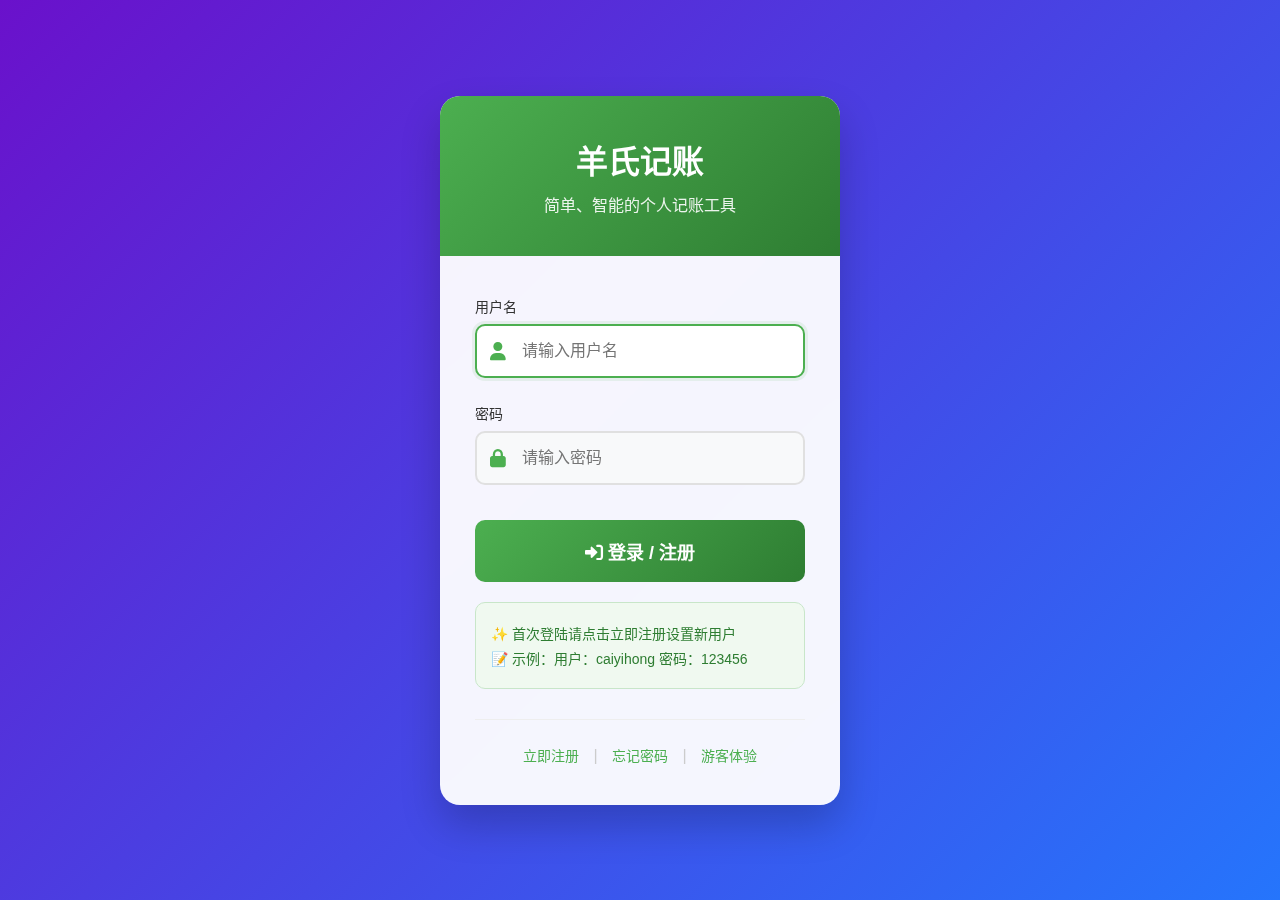
<file: webapp/index.html>
<!DOCTYPE html><!--声明文档类型是HTML，告诉浏览器以标准模式渲染页面-->
<html lang="zh-CN"><!-- HTML根元素，lang属性声明页面主要语言为简体中文 -->
<head><!-- 文档元数据区域，包含页面配置信息，不直接显示 -->
  <meta charset="UTF-8"><!-- 声明字符编码是UTF-8，支持中文字符显示 -->
  <meta name="viewport" content="width=device-width, initial-scale=1.0"><!-- 视口设置：宽度等于设备宽度，初始放缩100%，用于移动端适配 -->
  <title>羊氏记账 - 登录</title><!-- 浏览器选项卡上显示的页面标题 -->
  <style>
    /* ========== 全局样式重置 ========== */
    * {
      margin: 0;/* 清除所有元素默认外边距 */
      padding: 0;/* 清除所有元素默认内边距 */
      box-sizing: border-box;/* 盒子模型设为边框计算：宽高包含内边距和边框，避免布局溢出 */
    }

    body {
      font-family: 'Microsoft YaHei', sans-serif;/* 首选微软雅黑，降级为无衬线字体 */
      background: linear-gradient(135deg, #6a11cb 0%, #2575fc 100%);/* 紫色到蓝色的渐变背景，角度135° */
      min-height: 100vh;/* 最小高度为视口高度，确保背景铺满全屏 */
      display: flex;/* 开启flex弹性布局 */
      justify-content: center;/* 主轴居中：水平居中 */
      align-items: center;/* 交叉轴居中：垂直居中 */
      padding: 20px;/* 给body添加内边距，防止小屏幕时内容贴边 */
    }

    .login-container {/* 登录卡片容器样式 */
      width: 100%;/* 宽度占满父容器 */
      max-width: 400px;/* 最大宽度400px，适配大屏但不会过宽 */
      background: rgba(255, 255, 255, 0.95);/* 半透白背景，透明度0.95，轻微磨砂感 */
      border-radius: 20px;/* 20px圆角，卡片风格 */
      box-shadow: 0 20px 40px rgba(0, 0, 0, 0.2);/* 大而柔和的阴影：x偏移0，y偏移20，模糊40，黑色半透 */
      overflow: hidden;/* 隐藏溢出内容，保证圆角裁切效果 */
      backdrop-filter: blur(10px);/* 背景模糊10px，增强磨砂玻璃质感（兼容现代浏览器） */
    }

    .login-header {/* 登录头部区域样式 */
      background: linear-gradient(135deg, #4CAF50 0%, #2E7D32 100%);/* 绿色渐变，浅绿到深绿，体现记账应用健康感 */
      color: white;/* 文字颜色为白色 */
      padding: 40px 30px;/* 上下内边距40px，左右30px */
      text-align: center;/* 文本居中 */
    }

    .login-header h1 {/* 头部主题样式 */
      font-size: 32px;/* 主标题字号32px */
      margin-bottom: 10px;/* 底部外边距10px，与下方p标签拉开距离 */
      font-weight: 600;/* 自重600，半粗体 */
    }

    .login-header p {/* 头部副标题/标语样式 */
      opacity: 0.9;/* 不透明度0.9，轻微透明 */
      font-size: 16px;/* 副标题字号16px */
    }

    .login-form {/* 登录表单区域样式 */
      padding: 40px 35px;/* 表单内边距：上40，左右35，下40，紧凑美观 */
    }

    .form-group {/* 表单项容器样式：包含标签，输入框，错误提示 */
      margin-bottom: 25px;/* 每个表单组底部间距25px */
    }

    .form-group label {/* 表单项标签样式 */
      display: block;/* 块级元素，独占一行，确保标签在上方 */
      margin-bottom: 8px;/* 标签与输入框间距8px */
      color: #333;/* 深灰色文字，保证可读性 */
      font-weight: 500;/* 字重500，中等粗细 */
      font-size: 14px;/* 标签字号14px，比输入框小一点，体现层级 */
    }

    .input-with-icon {/* 带图标的输入框容器样式 */
      position: relative;/* 相对定位，为绝对定位的子元素提供参照 */
    }

    .input-with-icon i {/* 带图标的输入框容器样式 */
      position: absolute;/* 绝对定位，相对于.input-with-icon */
      left: 15px;/* 距离左侧15px */
      top: 50%;/* 顶部距离父元素50% */
      transform: translateY(-50%);/* Y轴向上移动自身高度50%，实现垂直居中 */
      color: #4CAF50;/* 图标颜色为主绿色，与应用主色调统一 */
      font-size: 18px;/* 图标字号18px，略大于输入框文字 */
    }

    .form-control {/* 输入框基础样式 */
      width: 100%;/* 宽度100%填充父容器 */
      padding: 16px 16px 16px 45px;/* 上16，右16，下16，左45（为图标留出空间） */
      border: 2px solid #e0e0e0;/* 浅灰色边框，2px宽度 */
      border-radius: 10px;/* 10px圆角，现代感 */
      font-size: 16px;/* 输入文字大小16px，避免移动端自动缩放 */
      transition: all 0.3s ease;/* 所有属性变化0.3秒缓动，用于焦点过渡 */
      background: #f8f9fa;/* 浅灰色背景，区分于纯白，按时可输入状态 */
    }

    .form-control:focus {/* 输入框焦点状态样式 */
      outline: none;/* 移除浏览器默认的焦点外圈轮廓 */
      border-color: #4CAF50;/* 边框变为绿色，提示焦点状态 */
      background: white;/* 背景变为纯白，增强视觉反馈 */
      box-shadow: 0 0 0 3px rgba(76, 175, 80, 0.1);/* 外发光效果：0偏移0模糊，3px扩展，半透绿 */
    }

    .login-btn {/* 登录/注册按钮样式 */
      width: 100%;/* 宽度100%填充 */
      padding: 18px;/* 内边距18px，让按钮更饱满 */
      background: linear-gradient(135deg, #4CAF50 0%, #2E7D32 100%);/* 同头部一致的绿色渐变，保持品牌统一 */
      color: white;/* 文字白色 */
      border: none;/* 无边框 */
      border-radius: 10px;/* 10px圆角，与输入框统一 */
      font-size: 18px;/* 按钮字号18px，略大于普通文字 */
      font-weight: 600;/* 字重600，半粗 */
      cursor: pointer;/* 鼠标悬停为手型，提示可点击 */
      transition: all 0.3s ease;/* 缓动过度效果 */
      margin-top: 10px;/* 顶部外边距10px，与上面表单项留白 */
    }

    .login-btn:hover {/* 按钮悬停状态样式 */
      transform: translateY(-2px);/* 悬停时向上平移2px，微动效 */
      box-shadow: 0 10px 25px rgba(76, 175, 80, 0.3);/* 阴影增强，更突出 */
    }

    .login-btn:active {/* 按钮点击状态样式 */
      transform: translateY(0);/* 点击时恢复原位，模拟按下回弹 */
    }

    .form-footer {/* 表单底部链接区域样式 */
      text-align: center;/* 文本居中 */
      margin-top: 30px;/* 顶部外边距30px，与上方分隔 */
      padding-top: 25px;/* 顶部内边距25px，为分割线留空间 */
      border-top: 1px solid #eee;/* 浅灰色上边框作为分割线 */
    }

    .form-footer a {/* 底部链接文字样式 */
      color: #4CAF50;/* 链接文字为绿色 */
      text-decoration: none;/* 移除下划线 */
      font-size: 14px;/* 字号14px */
      margin: 0 10px;/* 左右外边距10px，间隔开 */
    }

    .form-footer a:hover {/* 底部链接悬停样式 */
      text-decoration: underline;/* 悬停时添加下划线，提示可点击 */
    }

    .error-message {/* 错误提示信息样式 */
      color: #f44336;/* 错误提示文字颜色：红色 */
      font-size: 14px;/* 字号14px */
      margin-top: 8px;/* 顶部外边距8px，与输入框分离 */
      display: none;/* 默认隐藏，仅在有错误的时候显示 */
    }

    .demo-credentials {/* 演示凭据提示框样式 */
      background: #f0f9f0;/* 浅绿背景，柔和提示 */
      padding: 15px;/* 内边距15px */
      border-radius: 10px;/* 10px圆角 */
      margin-top: 20px;/* 顶部外边距20px，与登录按钮分离 */
      font-size: 14px;/* 字号14px */
      color: #2E7D32;/* 深绿色文字 */
      border: 1px solid #c8e6c9;/* 浅绿色边框 */
    }

    .demo-credentials p {/* 演示凭据内的段落样式 */
      margin: 5px 0;/* 上下外边距5px，行间紧凑 */
    }

    @media (max-width: 480px) {/* 响应式设计：手机竖屏适配 */
      .login-container {/* 登录卡片容器样式 */
        margin: 20px;/* 添加外边距，防止卡片贴边 */
      }

      .login-form {/* 登录表单区域样式 */
        padding: 30px 25px;/* 减小内边距，适应小屏 */
      }

      .login-header {/* 登录头部区域样式 */
        padding: 30px 20px;/* 减小头部内边距 */
      }
    }
  </style>
  <link rel="stylesheet" href="https://cdnjs.cloudflare.com/ajax/libs/font-awesome/6.0.0/css/all.min.css"><!-- Font Awesome 6.0 图标库，用于显示用户、锁、加载动画等图标 -->
</head>
<body>
<div class="login-container"><!-- 登录卡片容器 -->
  <div class="login-header"><!-- 头部区域：应用名称与标语 -->
    <h1>羊氏记账</h1>
    <p>简单、智能的个人记账工具</p>
  </div>

  <form class="login-form" id="loginForm"><!-- 登录表单：id用于JavaScript操作，method默认为GET，perventDefault会阻止默认提交 -->
    <div class="form-group"><!-- 用户名表单项容器 -->
      <label for="username">用户名</label><!-- for属性关联输入框id，点击标签聚焦输入框 -->
      <div class="input-with-icon"><!-- 带图标的输入框容器 -->
        <i class="fas fa-user"></i><!-- Font Awesome用户图标 -->
        <input type="text" id="username" class="form-control"
               placeholder="请输入用户名" required autofocus><!-- required属性：浏览器自带非空验证（但主要用JS）；autofocus：页面加载时自动聚焦到此输入框 -->
      </div>
      <div class="error-message" id="usernameError"></div><!-- 用户名错误提示容器，初始隐蔽 -->
    </div>

    <div class="form-group"><!-- 密码表单项容器 -->
      <label for="password">密码</label>
      <div class="input-with-icon"><!-- 带图标的输入框容器 -->
        <i class="fas fa-lock"></i><!-- 锁图标 -->
        <input type="password" id="password" class="form-control"
               placeholder="请输入密码" required><!-- type="password" 输入内容以圆点掩码显示 -->
      </div>
      <div class="error-message" id="passwordError"></div><!-- 密码错误提示容器 -->
    </div>

    <button type="submit" class="login-btn"><!-- 登录/注册按钮，提交表单时会触发JS验证和存储逻辑 -->
      <i class="fas fa-sign-in-alt"></i> 登录 / 注册 <!-- 登录图标，文字提示此按钮兼具登录和注册功能 -->
    </button>

    <div class="demo-credentials"><!-- 演示凭据提示区域，向用户展示示例账户 -->
      <p>✨ 首次登陆请点击立即注册设置新用户 </p>
      <p>📝 示例：用户：caiyihong 密码：123456</p>
    </div>

    <div class="form-footer"><!-- 表单底部链接区域 -->
      <a href="register.html">立即注册</a><!-- 链接到注册页面（占位） -->
      <span style="color: #cccccc;">|</span><!-- 分隔符，灰色竖线 -->
      <a href="#" onclick="forgotPassword()">忘记密码</a><!-- 点击调用JS函数forgotPassword -->
      <span style="color: #ccc;">|</span>
      <a href="#" onclick="guestLogin()">游客体验</a><!-- 点击调用JS函数guestLogin -->
    </div>
  </form>
</div>

<script>
  // 登录表单提交处理函数-监听表单的submit事件
  document.getElementById('loginForm').addEventListener('submit', function(e) {
    e.preventDefault();// 阻止表单的默认提交行为（刷新页面），改为由JS处理

    const username = document.getElementById('username').value.trim();// 获取用户名并去除首尾空格
    const password = document.getElementById('password').value.trim();// 获取密码并去除空格（密码通常不应含首尾空格，但用户可能误触）
    let isValid = true;// 表单整体是否有效标识，初始为true

    // 清除之前的错误信息
    document.getElementById('usernameError').style.display = 'none';
    document.getElementById('passwordError').style.display = 'none';

    // 验证用户名
    if (!username) {// 用户名为空
      document.getElementById('usernameError').textContent = '请输入用户名';// 设置错误文本
      document.getElementById('usernameError').style.display = 'block';// 显示错误消息
      isValid = false;// 标记验证失败
    } else if (username.length < 3) {// 用户名长度小于3字符
      document.getElementById('usernameError').textContent = '用户名至少3个字符';
      document.getElementById('usernameError').style.display = 'block';// 显示错误消息
      isValid = false;//标记验证失败
    }

    // 验证密码
    if (!password) {// 密码为空
      document.getElementById('passwordError').textContent = '请输入密码';
      document.getElementById('passwordError').style.display = 'block';
      isValid = false;
    } else if (password.length < 6) {// 密码长度小于6
      document.getElementById('passwordError').textContent = '密码至少6个字符';
      document.getElementById('passwordError').style.display = 'block';
      isValid = false;
    }

    // 如果前端验证通过
    if (isValid) {
      // 显示加载状态：修改按钮文字，禁用按钮防止重复提交
      const loginBtn = document.querySelector('.login-btn');// 获取登录按钮元素
      const originalText = loginBtn.innerHTML;// 保存原始按钮HTML内容，用于后续恢复
      loginBtn.innerHTML = '<i class="fas fa-spinner fa-spin"></i> 登录中...';// 改为加载动画和“登录中”文字
      loginBtn.disabled = true;// 禁用按钮，防止二次点击

      // 模拟网络请求延迟-实际开发可替换为真实的Ajax请求
      setTimeout(() => {
        // 获取本地存储的用户数据
        const users = JSON.parse(localStorage.getItem('accountingUsers') || '[]');// 从localStorage获取'accountingUsers'键，如果不存在则初始化为空数组，JSON.parse解析字符串为对象
        const existingUser = users.find(u => u.username === username); // 查找用户名是否已存在

        if (existingUser) {
          // 验证密码
          if (existingUser.password !== password) {
            alert('密码错误！');// 弹出错误提示
            loginBtn.innerHTML = originalText;// 恢复按钮原始文字
            loginBtn.disabled = false;// 启用按钮
            return;// 终止后续执行
          }
        } else {
          // 新用户注册
          users.push({// 不存在用户：视为新用户注册，将用户名和密码存入用户数组
            username: username,// 用户名
            password: password,// 密码（实际项目应加密存储，此处仅为教学演示）
            createdAt: new Date().toISOString()// 注册时间，ISO格式字符串
          });
          localStorage.setItem('accountingUsers', JSON.stringify(users));// 将更新后的数组存回localStorage
          alert(`欢迎 ${username}！注册成功！`);// 注册成功提示
        }

        // 存储当前用户登录状态
        localStorage.setItem('currentUser', JSON.stringify({
          username: username,// 当前登录的用户名
          loginTime: new Date().toISOString()// 登录时间
        }));

        // 初始化用户的记账数据（如果新用户）
        if (!localStorage.getItem(`accountingData_${username}`)) {
          localStorage.setItem(`accountingData_${username}`, JSON.stringify([]));
        }

        // 跳转到主页面，模拟登录/注册成功后的页面跳转
        window.location.href = 'main.html';
      }, 1000);// 延迟1000毫秒（1秒），模拟网络延迟
    }
  });

  //快捷功能函数
  function forgotPassword() {// 忘记密码功能：简单提示后引导重新注册
    alert('请联系管理员重置密码\n或使用其他用户名重新注册');
  }

  // 游客登录函数
  function guestLogin() {
    if (confirm('游客模式功能有限，确定继续吗？')) {// 确认对话框，用户确认后返回true
      localStorage.setItem('currentUser', JSON.stringify({// 存储游客用户信息，带有isGuest:true标识
        username: 'guest',// 固定用户名guest
        loginTime: new Date().toISOString(),// 登录时间
        isGuest: true// 标识为游客
      }));
      window.location.href = 'main.html';// 跳转主页面
    }
  }

  //回车键交互增强
  document.getElementById('username').addEventListener('keypress', function(e) {
    if (e.key === 'Enter') {// 如果按下的是回车键
      document.getElementById('password').focus();// 焦点移到密码框
    }
  });

  // 密码输入框监听键盘按键事件
  document.getElementById('password').addEventListener('keypress', function(e) {
    if (e.key === 'Enter') {// 如果按下的是回车键
      document.getElementById('loginForm').dispatchEvent(new Event('submit'));// 手动触发表单的submit事件，进行登录操作
    }
  });

  //页面加载时检查是否已登录
  window.addEventListener('DOMContentLoaded', function() {
    const currentUser = localStorage.getItem('currentUser'); // 获取当前用户登录信息
    if (currentUser) {// 如果存在currentUser键
      try {
        const user = JSON.parse(currentUser);// 尝试解析JSON
        if (user.username && user.username !== 'guest') {// 如果存在用户名，且用户名不是guest（正常登录用户）
          window.location.href = 'main.html'; //已登录状态，直接跳转到主页面，避免重复登录
        }
      } catch (e) {// 解析失败（数据损坏等），打印错误到控制台，停留在登录页让用户重新登录
        console.log('解析用户数据失败，重新登录');
      }
    }
    console.log('羊氏记账登录页面已加载');// 控制台输出日志，表明页面已加载完成，方便调试
  });
</script>
</body>
</html>
</file>
